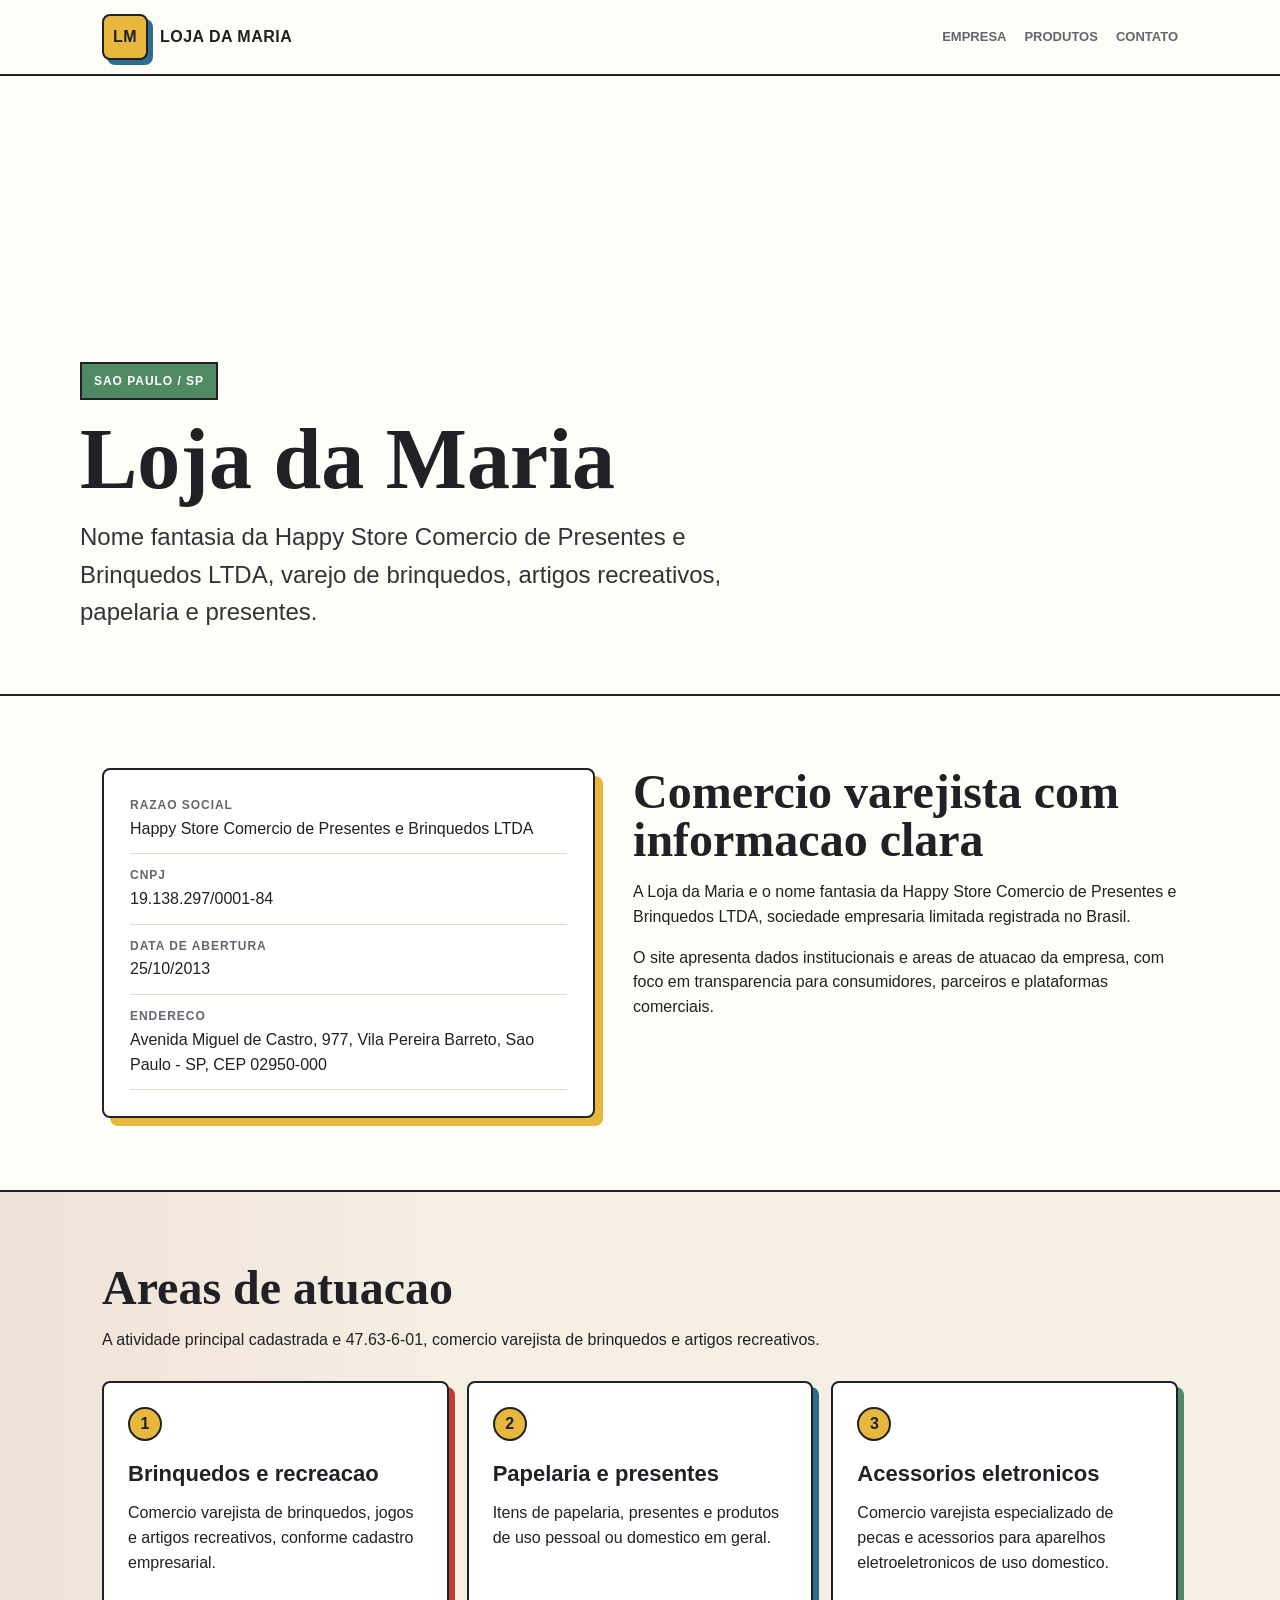
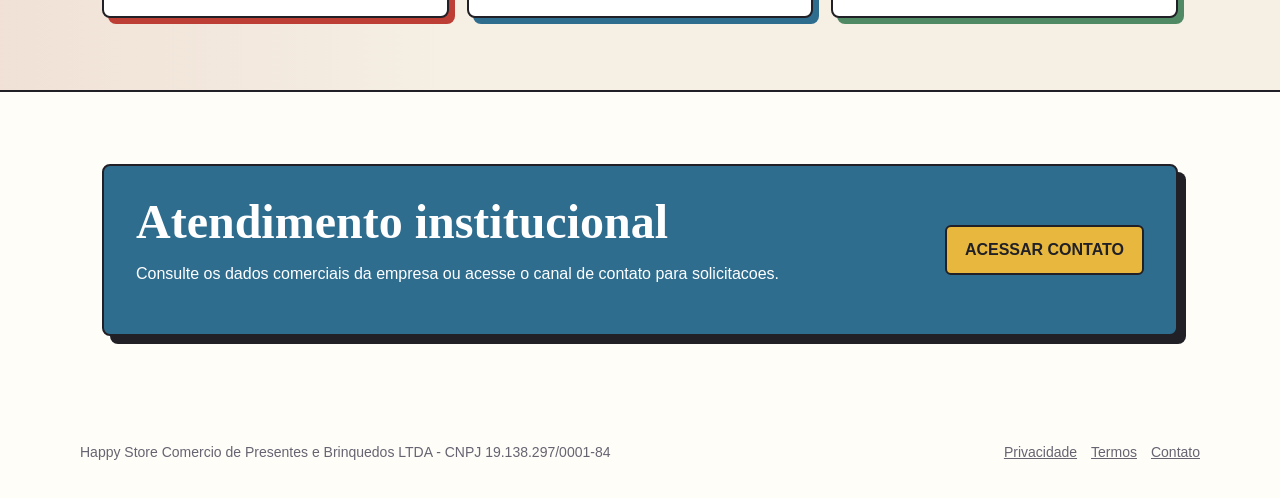
<file: pre_ro_diabetes_v54/index.html>
<!doctype html>
<html lang="pt-BR">
<head>
  <meta charset="utf-8">
  <meta name="viewport" content="width=device-width, initial-scale=1">
  <title>Loja da Maria | Happy Store Comercio de Presentes e Brinquedos LTDA</title>
  <meta name="description" content="Loja da Maria, nome fantasia da Happy Store Comercio de Presentes e Brinquedos LTDA, CNPJ 19.138.297/0001-84, comercio varejista de brinquedos em Sao Paulo, SP.">
  <style>
    :root {
      --ink: #202026;
      --muted: #666471;
      --paper: #fffdf8;
      --soft: #f5efe4;
      --line: #e4dac9;
      --red: #bd3e35;
      --blue: #2f6d8f;
      --yellow: #e7b83d;
      --green: #4f8a64;
      --white: #ffffff;
    }

    * { box-sizing: border-box; }

    body {
      margin: 0;
      color: var(--ink);
      background: var(--paper);
      font-family: "Trebuchet MS", Verdana, sans-serif;
      line-height: 1.55;
    }

    a { color: inherit; }

    .topbar {
      position: sticky;
      top: 0;
      z-index: 10;
      border-bottom: 2px solid var(--ink);
      background: rgba(255,253,248,.96);
      backdrop-filter: blur(10px);
    }

    .nav {
      max-width: 1120px;
      margin: 0 auto;
      padding: 14px 22px;
      display: flex;
      align-items: center;
      justify-content: space-between;
      gap: 18px;
    }

    .brand {
      display: flex;
      align-items: center;
      gap: 12px;
      font-weight: 900;
      text-transform: uppercase;
      letter-spacing: .03em;
    }

    .mark {
      width: 46px;
      height: 46px;
      border: 2px solid var(--ink);
      border-radius: 8px;
      display: grid;
      place-items: center;
      background: var(--yellow);
      box-shadow: 5px 5px 0 var(--blue);
    }

    .links {
      display: flex;
      gap: 18px;
      color: var(--muted);
      font-size: 13px;
      font-weight: 900;
      text-transform: uppercase;
    }

    .links a { text-decoration: none; }
    .links a:hover { color: var(--red); }

    .hero {
      min-height: 620px;
      display: grid;
      align-items: end;
      background:
        linear-gradient(90deg, rgba(255,253,248,.95), rgba(255,253,248,.76) 45%, rgba(255,253,248,.22)),
        url("https://images.unsplash.com/photo-1566576912321-d58ddd7a6088?auto=format&fit=crop&w=1600&q=82") center/cover;
      border-bottom: 2px solid var(--ink);
    }

    .hero-inner {
      width: min(1120px, calc(100% - 44px));
      margin: 0 auto;
      padding: 84px 0 64px;
    }

    .tag {
      display: inline-flex;
      padding: 8px 12px;
      border: 2px solid var(--ink);
      background: var(--green);
      color: #fff;
      font-size: 12px;
      font-weight: 900;
      text-transform: uppercase;
      letter-spacing: .08em;
    }

    h1 {
      max-width: 760px;
      margin: 20px 0 18px;
      font-size: clamp(42px, 7vw, 86px);
      line-height: .93;
      letter-spacing: 0;
      font-family: Georgia, "Times New Roman", serif;
    }

    .lead {
      max-width: 660px;
      margin: 0;
      font-size: clamp(18px, 2.3vw, 24px);
      color: #34323a;
    }

    .wrap {
      max-width: 1120px;
      margin: 0 auto;
      padding: 72px 22px;
    }

    .split {
      display: grid;
      grid-template-columns: .95fr 1.05fr;
      gap: 38px;
      align-items: start;
    }

    h2 {
      margin: 0 0 16px;
      font: 900 clamp(30px, 4vw, 48px)/1 Georgia, "Times New Roman", serif;
    }

    p { margin: 0 0 16px; }

    .panel {
      border: 2px solid var(--ink);
      border-radius: 8px;
      background: var(--white);
      padding: 26px;
      box-shadow: 8px 8px 0 var(--yellow);
    }

    .facts {
      display: grid;
      gap: 12px;
    }

    .fact {
      padding-bottom: 12px;
      border-bottom: 1px solid var(--line);
    }

    .fact strong {
      display: block;
      color: var(--muted);
      font-size: 12px;
      text-transform: uppercase;
      letter-spacing: .08em;
      margin-bottom: 2px;
    }

    .band {
      background:
        linear-gradient(90deg, rgba(189,62,53,.08), transparent 35%),
        var(--soft);
      border-block: 2px solid var(--ink);
    }

    .cards {
      display: grid;
      grid-template-columns: repeat(3, 1fr);
      gap: 18px;
      margin-top: 28px;
    }

    .card {
      min-height: 220px;
      background: var(--white);
      border: 2px solid var(--ink);
      border-radius: 8px;
      padding: 24px;
    }

    .card:nth-child(1) { box-shadow: 6px 6px 0 var(--red); }
    .card:nth-child(2) { box-shadow: 6px 6px 0 var(--blue); }
    .card:nth-child(3) { box-shadow: 6px 6px 0 var(--green); }

    .num {
      display: inline-grid;
      place-items: center;
      width: 34px;
      height: 34px;
      border-radius: 50%;
      border: 2px solid var(--ink);
      background: var(--yellow);
      font-weight: 900;
      margin-bottom: 16px;
    }

    .card h3 { margin: 0 0 10px; font-size: 22px; }

    .cta {
      display: grid;
      grid-template-columns: 1fr auto;
      align-items: center;
      gap: 24px;
      border: 2px solid var(--ink);
      border-radius: 8px;
      padding: 32px;
      background: var(--blue);
      color: #fff;
      box-shadow: 8px 8px 0 var(--ink);
    }

    .button {
      display: inline-flex;
      align-items: center;
      justify-content: center;
      min-height: 50px;
      padding: 0 18px;
      border: 2px solid var(--ink);
      border-radius: 6px;
      background: var(--yellow);
      color: var(--ink);
      text-decoration: none;
      font-weight: 900;
      text-transform: uppercase;
      white-space: nowrap;
    }

    footer {
      padding: 34px 22px;
      color: var(--muted);
      font-size: 14px;
    }

    .footer-inner {
      max-width: 1120px;
      margin: 0 auto;
      display: flex;
      justify-content: space-between;
      flex-wrap: wrap;
      gap: 18px;
    }

    .footer-links { display: flex; gap: 14px; flex-wrap: wrap; }

    @media (max-width: 840px) {
      .links { display: none; }
      .hero { min-height: 560px; }
      .split, .cards, .cta { grid-template-columns: 1fr; }
      .button { width: 100%; }
    }
  </style>
</head>
<body>
  <header class="topbar">
    <nav class="nav" aria-label="Navegacao principal">
      <div class="brand"><span class="mark">LM</span><span>Loja da Maria</span></div>
      <div class="links">
        <a href="#empresa">Empresa</a>
        <a href="#produtos">Produtos</a>
        <a href="contato.html">Contato</a>
      </div>
    </nav>
  </header>

  <main>
    <section class="hero">
      <div class="hero-inner">
        <span class="tag">Sao Paulo / SP</span>
        <h1>Loja da Maria</h1>
        <p class="lead">Nome fantasia da Happy Store Comercio de Presentes e Brinquedos LTDA, varejo de brinquedos, artigos recreativos, papelaria e presentes.</p>
      </div>
    </section>

    <section class="wrap split" id="empresa">
      <aside class="panel" aria-label="Dados cadastrais">
        <div class="facts">
          <div class="fact"><strong>Razao social</strong><span>Happy Store Comercio de Presentes e Brinquedos LTDA</span></div>
          <div class="fact"><strong>CNPJ</strong><span>19.138.297/0001-84</span></div>
          <div class="fact"><strong>Data de abertura</strong><span>25/10/2013</span></div>
          <div class="fact"><strong>Endereco</strong><span>Avenida Miguel de Castro, 977, Vila Pereira Barreto, Sao Paulo - SP, CEP 02950-000</span></div>
        </div>
      </aside>
      <div>
        <h2>Comercio varejista com informacao clara</h2>
        <p>A Loja da Maria e o nome fantasia da Happy Store Comercio de Presentes e Brinquedos LTDA, sociedade empresaria limitada registrada no Brasil.</p>
        <p>O site apresenta dados institucionais e areas de atuacao da empresa, com foco em transparencia para consumidores, parceiros e plataformas comerciais.</p>
      </div>
    </section>

    <section class="band" id="produtos">
      <div class="wrap">
        <h2>Areas de atuacao</h2>
        <p>A atividade principal cadastrada e 47.63-6-01, comercio varejista de brinquedos e artigos recreativos.</p>
        <div class="cards">
          <article class="card">
            <span class="num">1</span>
            <h3>Brinquedos e recreacao</h3>
            <p>Comercio varejista de brinquedos, jogos e artigos recreativos, conforme cadastro empresarial.</p>
          </article>
          <article class="card">
            <span class="num">2</span>
            <h3>Papelaria e presentes</h3>
            <p>Itens de papelaria, presentes e produtos de uso pessoal ou domestico em geral.</p>
          </article>
          <article class="card">
            <span class="num">3</span>
            <h3>Acessorios eletronicos</h3>
            <p>Comercio varejista especializado de pecas e acessorios para aparelhos eletroeletronicos de uso domestico.</p>
          </article>
        </div>
      </div>
    </section>

    <section class="wrap">
      <div class="cta">
        <div>
          <h2>Atendimento institucional</h2>
          <p>Consulte os dados comerciais da empresa ou acesse o canal de contato para solicitacoes.</p>
        </div>
        <a class="button" href="contato.html">Acessar contato</a>
      </div>
    </section>
  </main>

  <footer>
    <div class="footer-inner">
      <span>Happy Store Comercio de Presentes e Brinquedos LTDA - CNPJ 19.138.297/0001-84</span>
      <span class="footer-links"><a href="privacidade.html">Privacidade</a><a href="termos.html">Termos</a><a href="contato.html">Contato</a></span>
    </div>
  </footer>
</body>
</html>
</file>
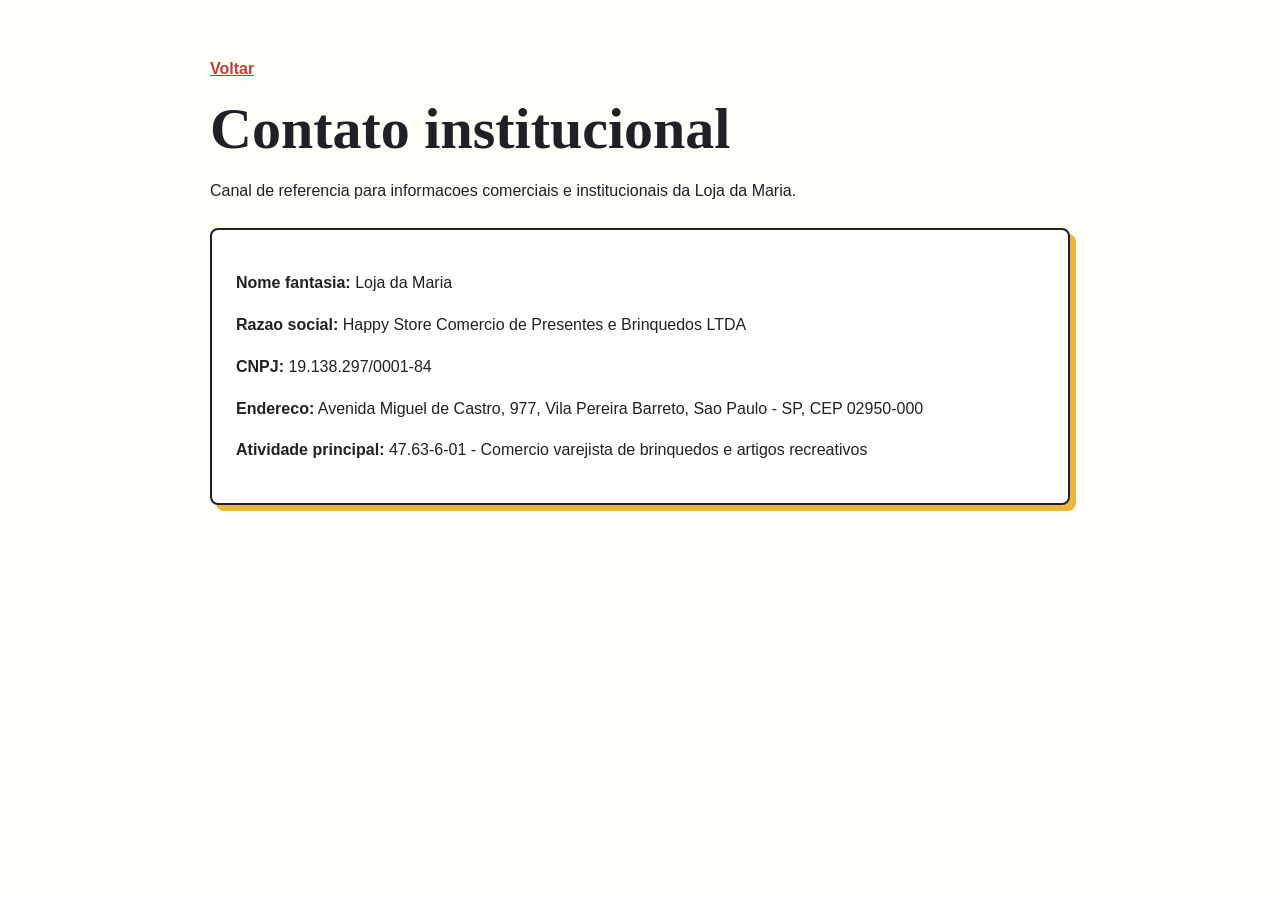
<file: pre_ro_diabetes_v54/contato.html>
<!doctype html>
<html lang="pt-BR">
<head>
  <meta charset="utf-8">
  <meta name="viewport" content="width=device-width, initial-scale=1">
  <title>Contato | Loja da Maria</title>
  <link rel="stylesheet" href="styles.css">
</head>
<body>
  <main class="page">
    <a href="index.html">Voltar</a>
    <h1>Contato institucional</h1>
    <p>Canal de referencia para informacoes comerciais e institucionais da Loja da Maria.</p>
    <section class="box">
      <p><strong>Nome fantasia:</strong> Loja da Maria</p>
      <p><strong>Razao social:</strong> Happy Store Comercio de Presentes e Brinquedos LTDA</p>
      <p><strong>CNPJ:</strong> 19.138.297/0001-84</p>
      <p><strong>Endereco:</strong> Avenida Miguel de Castro, 977, Vila Pereira Barreto, Sao Paulo - SP, CEP 02950-000</p>
      <p><strong>Atividade principal:</strong> 47.63-6-01 - Comercio varejista de brinquedos e artigos recreativos</p>
    </section>
  </main>
</body>
</html>
</file>
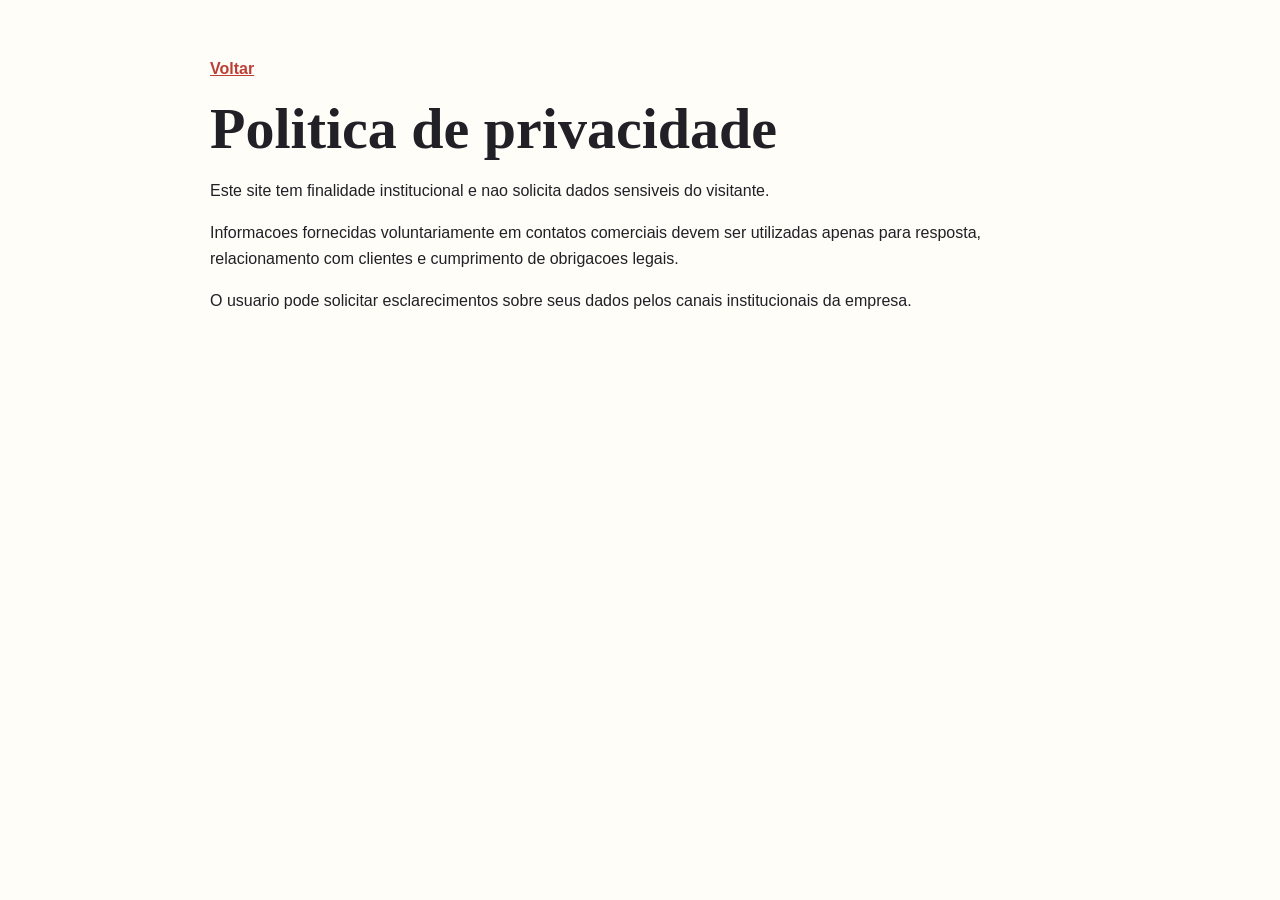
<file: pre_ro_diabetes_v54/privacidade.html>
<!doctype html>
<html lang="pt-BR">
<head>
  <meta charset="utf-8">
  <meta name="viewport" content="width=device-width, initial-scale=1">
  <title>Privacidade | Loja da Maria</title>
  <link rel="stylesheet" href="styles.css">
</head>
<body>
  <main class="page">
    <a href="index.html">Voltar</a>
    <h1>Politica de privacidade</h1>
    <p>Este site tem finalidade institucional e nao solicita dados sensiveis do visitante.</p>
    <p>Informacoes fornecidas voluntariamente em contatos comerciais devem ser utilizadas apenas para resposta, relacionamento com clientes e cumprimento de obrigacoes legais.</p>
    <p>O usuario pode solicitar esclarecimentos sobre seus dados pelos canais institucionais da empresa.</p>
  </main>
</body>
</html>
</file>
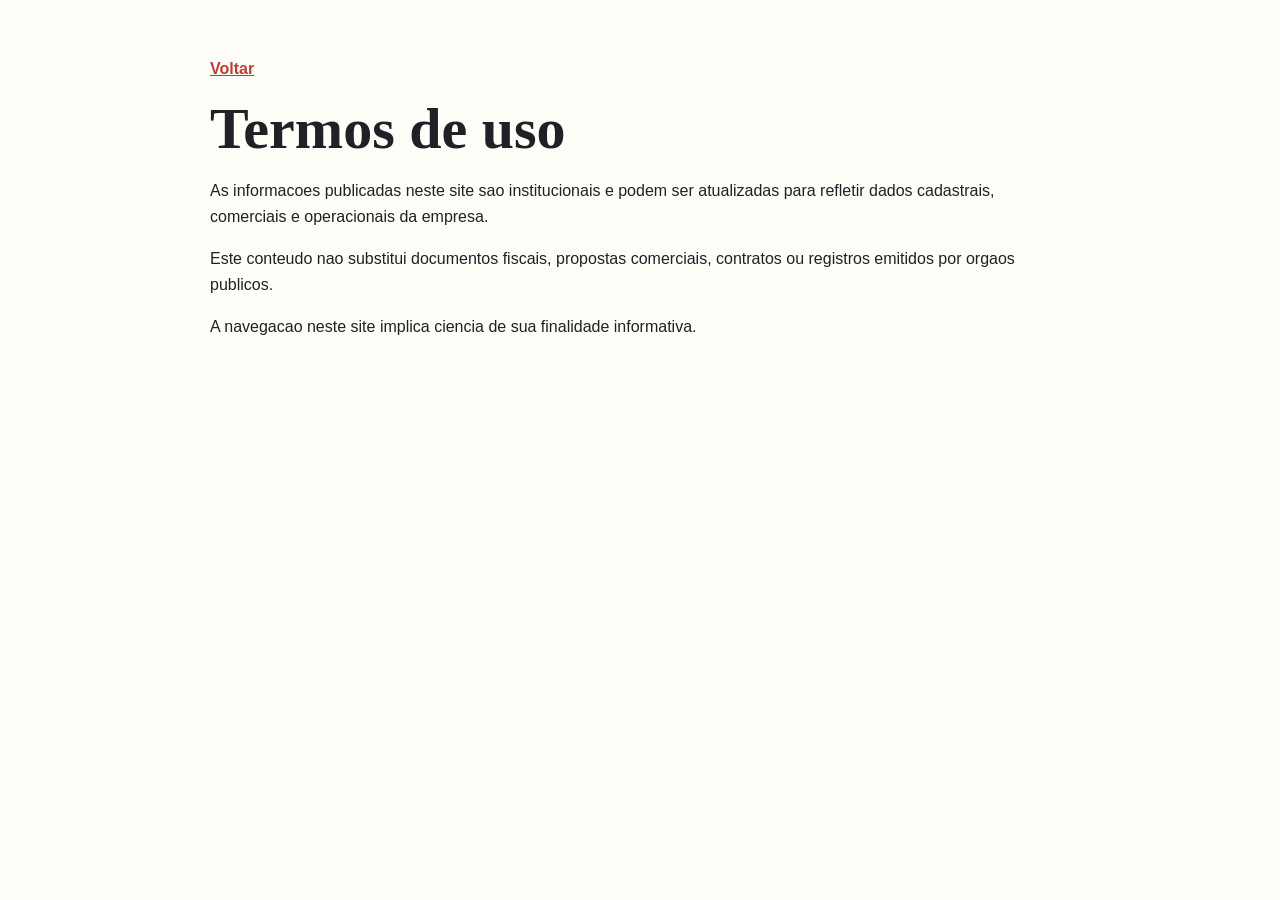
<file: pre_ro_diabetes_v54/termos.html>
<!doctype html>
<html lang="pt-BR">
<head>
  <meta charset="utf-8">
  <meta name="viewport" content="width=device-width, initial-scale=1">
  <title>Termos | Loja da Maria</title>
  <link rel="stylesheet" href="styles.css">
</head>
<body>
  <main class="page">
    <a href="index.html">Voltar</a>
    <h1>Termos de uso</h1>
    <p>As informacoes publicadas neste site sao institucionais e podem ser atualizadas para refletir dados cadastrais, comerciais e operacionais da empresa.</p>
    <p>Este conteudo nao substitui documentos fiscais, propostas comerciais, contratos ou registros emitidos por orgaos publicos.</p>
    <p>A navegacao neste site implica ciencia de sua finalidade informativa.</p>
  </main>
</body>
</html>
</file>
<file: pre_ro_diabetes_v54/styles.css>
body{margin:0;background:#fffdf8;color:#202026;font-family:"Trebuchet MS",Verdana,sans-serif;line-height:1.62}.page{width:min(860px,calc(100% - 40px));margin:0 auto;padding:56px 0}a{color:#bd3e35;font-weight:900}h1{font:900 clamp(34px,6vw,58px)/1 Georgia,"Times New Roman",serif;margin:18px 0 20px}.box{border:2px solid #202026;background:#fff;border-radius:8px;padding:24px;margin-top:24px;box-shadow:6px 6px 0 #e7b83d}
</file>
